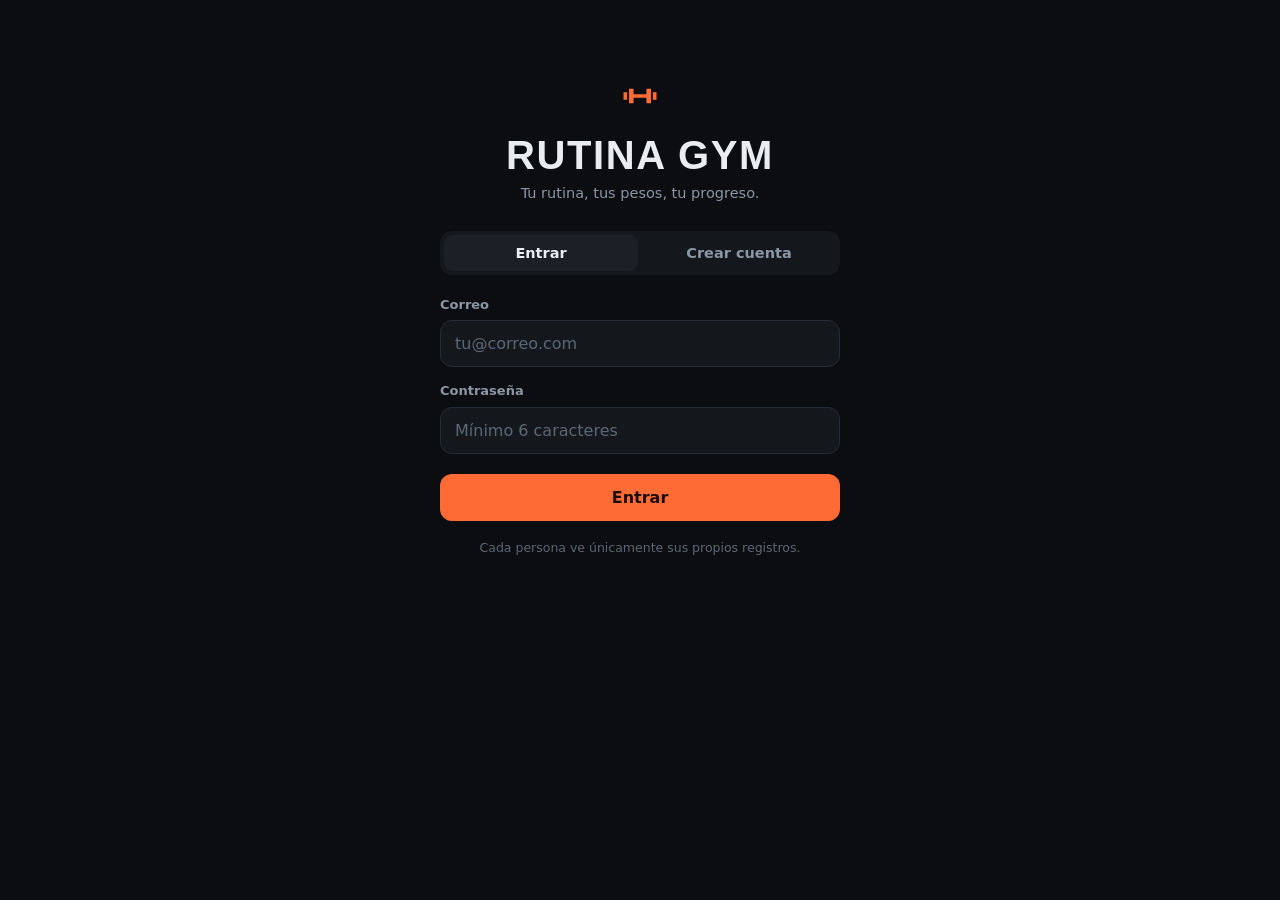
<file: index.html>
<!doctype html>
<html lang="es">
<head>
<meta charset="utf-8">
<meta name="viewport" content="width=device-width, initial-scale=1, viewport-fit=cover">
<meta name="theme-color" content="#0d1117">
<meta name="description" content="Rutina de gimnasio de 5 días con registro de pesos, repeticiones e historial.">
<title>Rutina Gym</title>
<!-- Sólo se ejecuta código de este mismo sitio, y sólo se habla con Supabase:
     si algo lograra colarse en la página, no podría cargar scripts ni mandar datos fuera. -->
<meta http-equiv="Content-Security-Policy" content="default-src 'self'; script-src 'self'; connect-src 'self' https://xinxbdlribqrxqphozvh.supabase.co wss://xinxbdlribqrxqphozvh.supabase.co; style-src 'self' 'unsafe-inline' https://fonts.googleapis.com; font-src https://fonts.gstatic.com; img-src 'self' data:; object-src 'none'; base-uri 'none'; form-action 'self'">
<meta name="referrer" content="no-referrer">
<link rel="manifest" href="manifest.webmanifest">
<link rel="apple-touch-icon" href="icon.png">
<meta name="apple-mobile-web-app-capable" content="yes">
<meta name="apple-mobile-web-app-status-bar-style" content="black-translucent">
<link rel="preconnect" href="https://fonts.googleapis.com">
<link rel="preconnect" href="https://fonts.gstatic.com" crossorigin>
<link href="https://fonts.googleapis.com/css2?family=Barlow+Condensed:wght@600;700&family=Inter:wght@400;500;600;700&display=swap" rel="stylesheet">
<link rel="stylesheet" href="css/styles.css?v=202609210602">
</head>
<body>

<!-- Punta de flecha compartida por todas las ilustraciones -->
<svg width="0" height="0" style="position:absolute" aria-hidden="true" focusable="false">
  <defs>
    <marker id="puntaFlecha" viewBox="0 0 10 10" refX="7" refY="5"
            markerWidth="5" markerHeight="5" orient="auto">
      <path d="M0 0L10 5L0 10z" fill="#ff6b35"/>
    </marker>
  </defs>
</svg>

<div id="cargando" class="pantalla-carga"><div class="spinner"></div></div>

<!-- ============ AUTENTICACIÓN ============ -->
<section id="vista-auth" class="vista oculto">
  <div class="auth-caja">
    <div class="auth-marca">
      <svg viewBox="0 0 48 48" class="logo" aria-hidden="true">
        <path d="M6 20h4v8H6zM38 20h4v8h-4zM12 16h5v16h-5zM31 16h5v16h-5zM17 22h14v4H17z" fill="currentColor"/>
      </svg>
      <h1>Rutina Gym</h1>
      <p class="auth-sub">Tu rutina, tus pesos, tu progreso.</p>
    </div>

    <div class="tabs" role="tablist">
      <button class="tab activo" data-modo="entrar" role="tab">Entrar</button>
      <button class="tab" data-modo="registro" role="tab">Crear cuenta</button>
    </div>

    <form id="form-auth" novalidate>
      <label class="campo campo-registro oculto">
        <span>Código de invitación</span>
        <input type="text" id="in-invitacion" autocomplete="off" autocapitalize="characters"
               maxlength="8" placeholder="Te lo da tu entrenador" spellcheck="false">
      </label>
      <label class="campo campo-nombre campo-registro oculto">
        <span>Nombre</span>
        <input type="text" id="in-nombre" autocomplete="name" maxlength="60" placeholder="Cómo te llamas">
      </label>
      <label class="campo">
        <span>Correo</span>
        <input type="email" id="in-correo" autocomplete="email" required placeholder="tu@correo.com">
      </label>
      <label class="campo">
        <span>Contraseña</span>
        <input type="password" id="in-clave" autocomplete="current-password" required minlength="6" placeholder="Mínimo 6 caracteres">
      </label>
      <p id="auth-error" class="error oculto" role="alert"></p>
      <button type="submit" class="btn-primario" id="btn-auth">Entrar</button>
    </form>
    <p class="auth-nota">Cada persona ve únicamente sus propios registros.</p>
  </div>
</section>

<!-- ============ CATÁLOGO DE RUTINAS ============ -->
<section id="vista-catalogo" class="vista oculto">
  <header class="cabecera">
    <div>
      <p class="saludo">Hola,</p>
      <h1 id="nombre-usuario">—</h1>
    </div>
    <button id="btn-menu" class="btn-icono" aria-label="Menú">
      <svg viewBox="0 0 24 24" aria-hidden="true"><circle cx="12" cy="5" r="2"/><circle cx="12" cy="12" r="2"/><circle cx="12" cy="19" r="2"/></svg>
    </button>
  </header>

  <div id="aviso-entrenador" class="tira-entrenador oculto"></div>

  <h2 class="titulo-seccion">Tus rutinas</h2>
  <div id="lista-rutinas" class="lista-rutinas"></div>


</section>

<!-- ============ BIBLIOTECA DEL ENTRENADOR ============ -->
<section id="vista-biblioteca" class="vista oculto">
  <header class="cabecera">
    <button id="btn-volver-de-biblioteca" class="btn-icono" aria-label="Volver">
      <svg viewBox="0 0 24 24" aria-hidden="true"><path d="M15 5l-7 7 7 7" fill="none" stroke="currentColor" stroke-width="2.5" stroke-linecap="round" stroke-linejoin="round"/></svg>
    </button>
    <div style="flex:1;min-width:0">
      <p class="saludo">Las que armaste</p>
      <h1>Mis rutinas</h1>
    </div>
  </header>

  <div id="lista-biblioteca" class="lista-rutinas"></div>
  <button id="btn-nueva-rutina" class="btn-agregar">+ Armar una rutina</button>
</section>

<!-- ============ UN ALUMNO ============ -->
<section id="vista-alumno" class="vista oculto">
  <header class="cabecera">
    <button id="btn-volver-de-alumno" class="btn-icono" aria-label="Volver">
      <svg viewBox="0 0 24 24" aria-hidden="true"><path d="M15 5l-7 7 7 7" fill="none" stroke="currentColor" stroke-width="2.5" stroke-linecap="round" stroke-linejoin="round"/></svg>
    </button>
    <div style="flex:1;min-width:0">
      <p class="saludo" id="alumno-resumen">—</p>
      <h1 id="alumno-nombre">—</h1>
    </div>
  </header>

  <button id="btn-progreso-alumno" class="tarjeta-progreso">
    <span class="tp-texto"><b>Ver su progreso</b><small>Constancia y cargas</small></span>
    <span id="alumno-mapa" class="tp-mapa"></span>
    <span class="tp-flecha"><svg viewBox="0 0 24 24" aria-hidden="true"><path d="M9 5l7 7-7 7" fill="none" stroke="currentColor" stroke-width="2.5" stroke-linecap="round" stroke-linejoin="round"/></svg></span>
  </button>

  <div id="alumno-comentarios"></div>

  <h2 class="titulo-seccion">Sus rutinas</h2>
  <div id="alumno-rutinas" class="lista-rutinas"></div>

  <button id="btn-asignar-existente" class="btn-agregar">+ Asignar una rutina que ya tengo</button>
  <button id="btn-crear-para-alumno" class="btn-agregar">+ Armar una nueva para esta persona</button>
</section>

<!-- ============ ADMINISTRACIÓN ============ -->
<section id="vista-admin" class="vista oculto">
  <header class="cabecera">
    <button id="btn-volver-de-admin" class="btn-icono" aria-label="Volver">
      <svg viewBox="0 0 24 24" aria-hidden="true"><path d="M15 5l-7 7 7 7" fill="none" stroke="currentColor" stroke-width="2.5" stroke-linecap="round" stroke-linejoin="round"/></svg>
    </button>
    <div style="flex:1;min-width:0">
      <p class="saludo">Administración</p>
      <h1 id="admin-titulo">Personas</h1>
    </div>
  </header>

  <div class="buscador">
    <input id="in-buscar-persona" type="search" placeholder="Buscar por nombre o correo"
           autocomplete="off" spellcheck="false" aria-label="Buscar persona">
  </div>
  <div id="admin-personas" class="lista-rutinas"></div>

  <h2 class="titulo-seccion" style="margin-top:30px">Invitaciones</h2>
  <p class="nota-seccion">Para quien no entrena con nadie. Quien entrena con un entrenador se registra con el código de él.</p>
  <button id="btn-nueva-invitacion" class="btn-agregar" style="margin:0 0 12px">+ Nueva invitación</button>
  <div id="admin-invitaciones" class="lista-ej"></div>

  <h2 class="titulo-seccion" style="margin-top:30px">Lo último que hiciste</h2>
  <div id="admin-bitacora" class="lista-ej"></div>
</section>

<!-- ============ PROGRESO ============ -->
<section id="vista-progreso" class="vista oculto">
  <header class="cabecera">
    <button id="btn-volver-de-progreso" class="btn-icono" aria-label="Volver">
      <svg viewBox="0 0 24 24" aria-hidden="true"><path d="M15 5l-7 7 7 7" fill="none" stroke="currentColor" stroke-width="2.5" stroke-linecap="round" stroke-linejoin="round"/></svg>
    </button>
    <div style="flex:1;min-width:0">
      <p class="saludo">Progreso</p>
      <h1 id="progreso-nombre">—</h1>
    </div>
  </header>
  <div id="progreso-cuerpo"></div>
</section>

<!-- ============ ALUMNOS DEL ENTRENADOR ============ -->
<section id="vista-alumnos" class="vista oculto">
  <header class="cabecera">
    <button id="btn-volver-catalogo" class="btn-icono" aria-label="Volver">
      <svg viewBox="0 0 24 24" aria-hidden="true"><path d="M15 5l-7 7 7 7" fill="none" stroke="currentColor" stroke-width="2.5" stroke-linecap="round" stroke-linejoin="round"/></svg>
    </button>
    <div style="flex:1;min-width:0">
      <p class="saludo">Entrenas a</p>
      <h1 id="cuenta-alumnos">—</h1>
    </div>
  </header>

  <div id="lista-alumnos" class="lista-alumnos"></div>

  <p class="pie-nota">Comparte tu código para que se unan más personas.</p>
</section>

<!-- ============ CONSTRUCTOR DE RUTINAS ============ -->
<section id="vista-editor" class="vista oculto">
  <header class="cabecera">
    <button id="btn-cancelar-editor" class="btn-icono" aria-label="Cancelar">
      <svg viewBox="0 0 24 24" aria-hidden="true"><path d="M15 5l-7 7 7 7" fill="none" stroke="currentColor" stroke-width="2.5" stroke-linecap="round" stroke-linejoin="round"/></svg>
    </button>
    <div style="flex:1;min-width:0">
      <p class="saludo">Armando</p>
      <h1 id="editor-titulo">Rutina nueva</h1>
    </div>
  </header>

  <label class="campo">
    <span>Nombre de la rutina</span>
    <input id="in-nombre-rutina" maxlength="80" placeholder="Por ejemplo: Fuerza · octubre" autocomplete="off">
  </label>

  <label class="campo">
    <span>Notas para quien la haga <small>(opcional)</small></span>
    <textarea id="in-notas-rutina" rows="4" maxlength="2000"
      placeholder="Por ejemplo: descansa 60 segundos entre series. Si una serie te sale fácil, sube el peso en la siguiente."></textarea>
  </label>

  <h2 class="titulo-seccion">Días</h2>
  <div id="editor-dias" class="editor-dias"></div>
  <button id="btn-agregar-dia" class="btn-agregar">+ Agregar día</button>

  <h2 class="titulo-seccion" style="margin-top:28px">Asignar a</h2>
  <div id="editor-asignar" class="editor-asignar"></div>

  <button id="btn-publicar-rutina" class="btn-primario" style="margin-top:22px">Guardar rutina</button>
  <p id="editor-nota" class="finalizar-nota"></p>
  <button id="btn-borrar-rutina" class="btn-borrar oculto">Eliminar rutina</button>
  <div class="espacio-inferior"></div>
</section>

<!-- ============ RUTINA: SUS DÍAS ============ -->
<section id="vista-inicio" class="vista oculto">
  <header class="cabecera">
    <button id="btn-catalogo" class="btn-icono" aria-label="Volver a tus rutinas">
      <svg viewBox="0 0 24 24" aria-hidden="true"><path d="M15 5l-7 7 7 7" fill="none" stroke="currentColor" stroke-width="2.5" stroke-linecap="round" stroke-linejoin="round"/></svg>
    </button>
    <div style="flex:1;min-width:0">
      <p class="saludo" id="rutina-fecha">—</p>
      <h1 id="rutina-titulo">—</h1>
    </div>
  </header>

  <div class="resumen" id="resumen-semana"></div>
  <div id="rutina-notas" class="notas-rutina oculto"></div>
  <button id="btn-progreso-inicio" class="enlace-progreso">Ver mi progreso <svg viewBox="0 0 24 24" aria-hidden="true"><path d="M9 5l7 7-7 7" fill="none" stroke="currentColor" stroke-width="2.5" stroke-linecap="round" stroke-linejoin="round"/></svg></button>

  <h2 class="titulo-seccion">Los días</h2>
  <div id="lista-dias" class="lista-dias"></div>

  <p class="pie-nota">Cada ejercicio indica sus series y repeticiones</p>
</section>

<!-- ============ DÍA DE ENTRENAMIENTO ============ -->
<section id="vista-dia" class="vista oculto">
  <header class="cabecera cabecera-dia">
    <button id="btn-volver" class="btn-icono" aria-label="Volver">
      <svg viewBox="0 0 24 24" aria-hidden="true"><path d="M15 5l-7 7 7 7" fill="none" stroke="currentColor" stroke-width="2.5" stroke-linecap="round" stroke-linejoin="round"/></svg>
    </button>
    <div class="cabecera-dia-txt">
      <p class="etiqueta-dia" id="dia-etiqueta">Día 1</p>
      <h1 id="dia-titulo">Pecho</h1>
    </div>
    <div class="progreso-anillo" id="progreso-dia" aria-hidden="true"></div>
  </header>

  <!-- Fechas de este día: permite abrir y corregir entrenamientos anteriores -->
  <div id="fechas" class="fechas" role="group" aria-label="Entrenamientos de este día"></div>
  <p id="aviso-pasado" class="aviso-pasado oculto">Estás editando un entrenamiento anterior</p>

  <div id="lista-bloques" class="lista-bloques"></div>

  <div class="cardio-caja">
    <div class="cardio-txt">
      <h3>Cardio</h3>
      <p>20 a 30 minutos después de las pesas</p>
    </div>
    <button id="btn-cardio" class="check-grande" aria-pressed="false" aria-label="Marcar cardio como hecho"></button>
  </div>

  <!-- Comentario del día; si tienes entrenador, él lo lee -->
  <div class="comentario-caja">
    <label for="in-comentario"><b>¿Cómo te fue?</b> <span id="comentario-quien">Sólo tú lo ves</span></label>
    <textarea id="in-comentario" rows="3" maxlength="1000"
      placeholder="Por ejemplo: me molestó el hombro en el press; la prensa me quedó ligera."></textarea>
    <p id="comentario-estado" class="comentario-estado" aria-live="polite"></p>
  </div>

  <!-- Sesión ya cerrada -->
  <div id="ya-finalizada" class="finalizada oculto">
    <svg viewBox="0 0 24 24" aria-hidden="true"><path d="M20 6L9 17l-5-5" fill="none" stroke="currentColor" stroke-width="2.5" stroke-linecap="round" stroke-linejoin="round"/></svg>
    <div class="finalizada-txt">
      <b>Rutina finalizada</b>
      <span id="finalizada-hora"></span>
    </div>
    <button id="btn-reabrir" class="btn-menor" style="flex:none">Reabrir</button>
  </div>

  <button id="btn-finalizar" class="btn-finalizar">Finalizar rutina</button>
  <p id="finalizar-nota" class="finalizar-nota"></p>

  <button id="btn-borrar-sesion" class="btn-borrar oculto">Eliminar este entrenamiento</button>

  <div class="espacio-inferior"></div>
</section>

<!-- ============ TEMPORIZADOR DE DESCANSO ============ -->
<div id="temporizador" class="temporizador oculto" role="status" aria-live="polite">
  <button id="temp-menos" class="temp-btn" aria-label="Quitar 15 segundos">−15</button>
  <div class="temp-centro">
    <span id="temp-tiempo">01:30</span>
    <span class="temp-label">descanso</span>
  </div>
  <button id="temp-mas" class="temp-btn" aria-label="Agregar 15 segundos">+15</button>
  <button id="temp-cerrar" class="temp-cerrar" aria-label="Cerrar temporizador">✕</button>
</div>

<!-- ============ HOJA DE HISTORIAL ============ -->
<div id="hoja" class="hoja oculto" role="dialog" aria-modal="true" aria-labelledby="hoja-titulo">
  <div class="hoja-fondo" data-cerrar-hoja></div>
  <div class="hoja-panel">
    <div class="hoja-asa"></div>
    <h2 id="hoja-titulo">Historial</h2>
    <div id="hoja-cuerpo"></div>
  </div>
</div>

<div id="aviso" class="aviso oculto" role="status" aria-live="polite"></div>

<!-- ============ FALLO AL GUARDAR ============ -->
<div id="fallo" class="fallo oculto" role="alert">
  <svg class="fallo-icono" viewBox="0 0 24 24" aria-hidden="true">
    <path d="M12 8v5M12 17h.01M10.3 3.9L2.4 18a2 2 0 001.7 3h15.8a2 2 0 001.7-3L13.7 3.9a2 2 0 00-3.4 0z"
          fill="none" stroke="currentColor" stroke-width="2" stroke-linecap="round" stroke-linejoin="round"/>
  </svg>
  <div class="fallo-txt">
    <b>No se pudo guardar</b>
    <span id="fallo-texto"></span>
  </div>
  <button id="fallo-reintentar" class="fallo-btn">Reintentar</button>
  <button id="fallo-cerrar" class="fallo-cerrar" aria-label="Cerrar aviso">✕</button>
</div>

<script src="js/vendor/supabase-2.58.0.js"></script>
<script type="module" src="js/app.js?v=202609210602"></script>
</body>
</html>
</file>
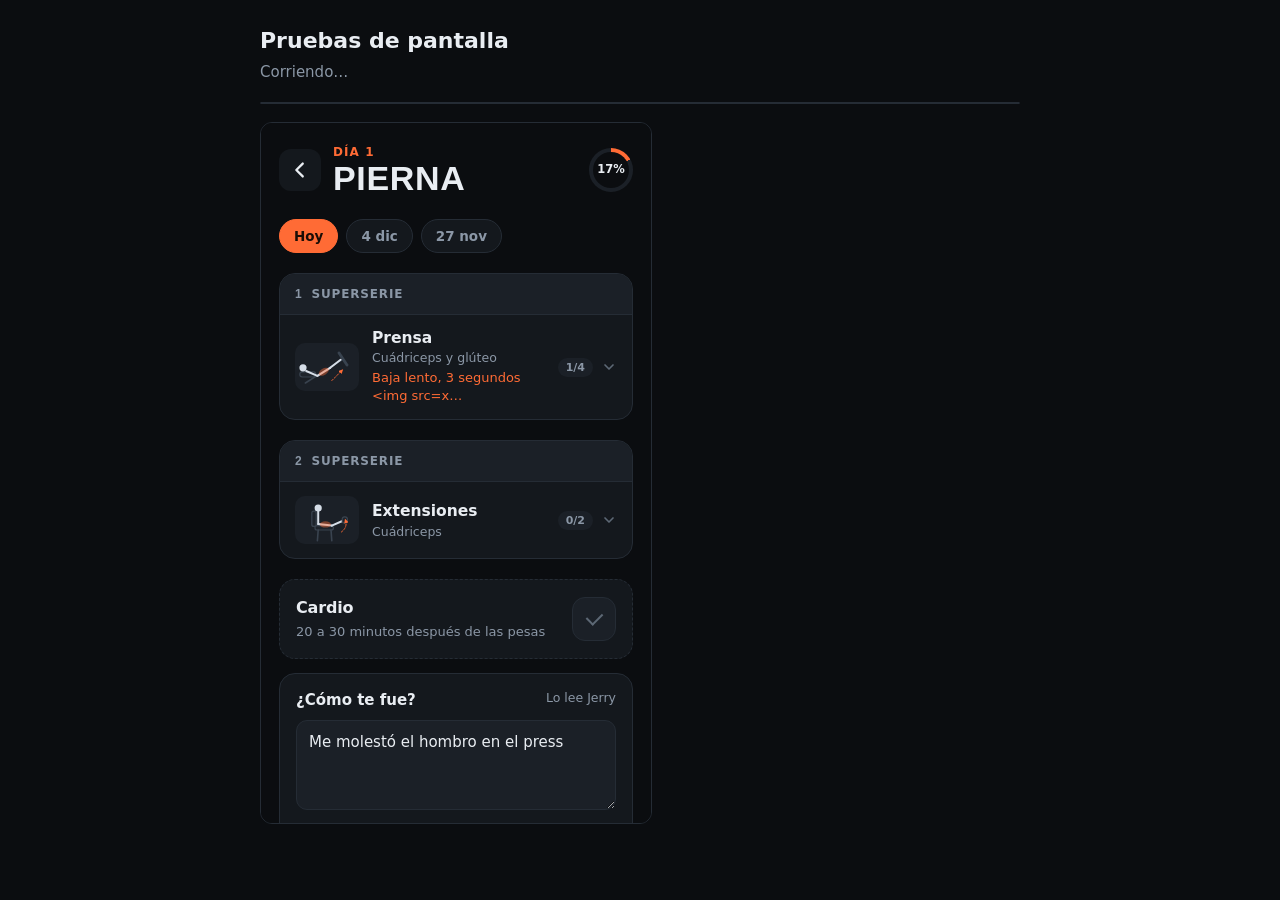
<file: tests/ui/index.html>
<!doctype html>
<html lang="es">
<head>
<meta charset="utf-8">
<meta name="viewport" content="width=device-width, initial-scale=1">
<title>Pruebas de pantalla</title>
<style>
  :root{color-scheme:dark;--bg:#0b0d10;--surface:#14181d;--borde:#252c35;--texto:#e9edf2;--muted:#8b97a6;--ok:#3ddc84;--mal:#ff4d4d}
  body{margin:0;padding:24px 16px;background:var(--bg);color:var(--texto);font:15px/1.5 Inter,system-ui,sans-serif}
  main{max-width:760px;margin:0 auto}
  h1{font-size:22px;margin:0 0 4px}
  #resumen{color:var(--muted);margin:0 0 18px}
  #resumen.ok{color:var(--ok)} #resumen.mal{color:var(--mal)}
  ul{list-style:none;margin:0;padding:0;background:var(--surface);border:1px solid var(--borde);border-radius:12px}
  li{padding:10px 14px;border-top:1px solid var(--borde);display:flex;gap:10px}
  li:first-child{border-top:none}
  li b{flex:none;width:18px} .ok b{color:var(--ok)} .mal b{color:var(--mal)}
  li small{display:block;color:var(--mal)}
  .suite{color:var(--muted);font-size:12px;text-transform:uppercase;letter-spacing:.06em;flex:none;width:86px}
  iframe{width:390px;height:700px;border:1px solid var(--borde);border-radius:12px;margin:18px 12px 0 0}
</style>
</head>
<body>
<main>
  <h1>Pruebas de pantalla</h1>
  <p id="resumen">Corriendo…</p>
  <ul id="lista"></ul>
  <div id="marcos"></div>
</main>
<script>
// Abre la app en un marco por cada suite, con datos inventados, una
// tras otra (comparten el almacenamiento del navegador), y junta lo que
// reporta cada una. window.__resumen queda listo al terminar.
const suites = ['alumno', 'entrenador'];
const todos = [];
let actual = 0;

function correr(i) {
  const f = document.createElement('iframe');
  f.src = `app.html?suite=${suites[i]}&t=${Date.now()}`;
  f.title = `Suite ${suites[i]}`;
  document.getElementById('marcos').appendChild(f);
}

window.addEventListener('message', (e) => {
  if (e.data?.tipo !== 'resultados') return;
  todos.push(...e.data.resultados);
  if (++actual < suites.length) { correr(actual); return; }
  const fallas = todos.filter((r) => !r.ok);
  document.getElementById('lista').innerHTML = todos.map((r) => `
    <li class="${r.ok ? 'ok' : 'mal'}"><b>${r.ok ? '✓' : '✗'}</b>
      <span class="suite">${r.suite}</span>
      <span>${r.nombre.replace(/</g, '&lt;')}${r.ok ? '' : `<small>${r.error.replace(/</g, '&lt;')}</small>`}</span></li>`).join('');
  const res = document.getElementById('resumen');
  res.textContent = fallas.length
    ? `${fallas.length} de ${todos.length} fallaron`
    : `Las ${todos.length} pasaron`;
  res.className = fallas.length ? 'mal' : 'ok';
  window.__resumen = { total: todos.length, fallas };
});

correr(0);
</script>
</body>
</html>
</file>
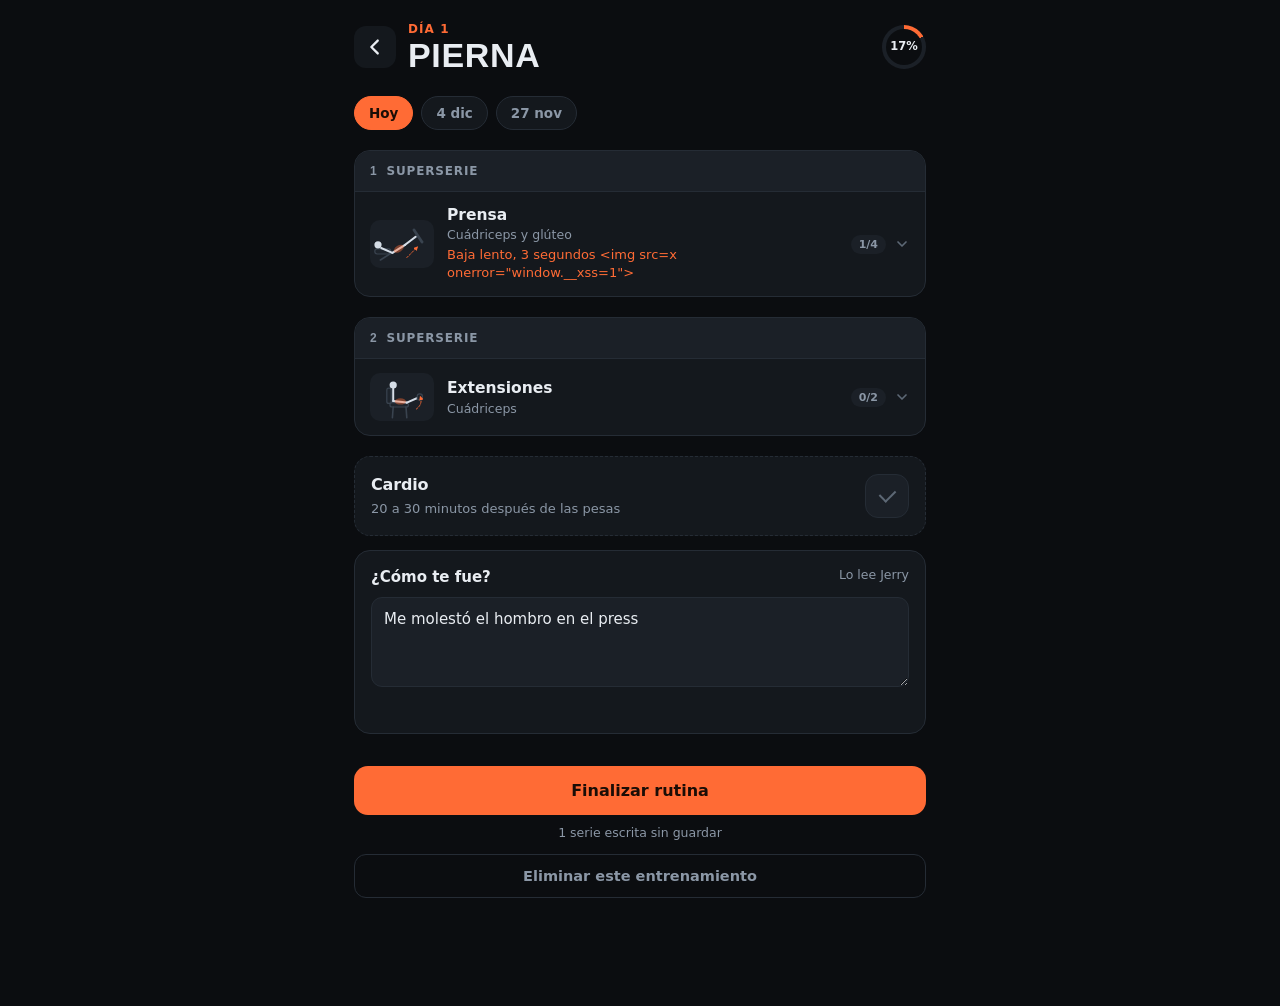
<file: tests/ui/app.html>
<!doctype html>
<html lang="es">
<head>
<meta charset="utf-8">
<meta name="viewport" content="width=device-width, initial-scale=1">
<title>Prueba de pantalla</title>
<link rel="stylesheet" href="../../css/styles.css">
</head>
<body>
<script type="module">
// Carga la app de verdad (index.html + js/app.js) sobre la base simulada
// y corre una suite de escenarios. ?suite=alumno|entrenador|admin
import { crearBase } from './base-simulada.js';
import { DATOS, RPC } from './datos.js';
import { SUITES } from './escenarios.js';

const suite = new URLSearchParams(location.search).get('suite') || 'alumno';
const { yo, escenarios } = SUITES[suite];

// El cuerpo de la app, sin sus scripts
const html = await fetch('../../index.html', { cache: 'no-store' }).then((r) => r.text());
const doc = new DOMParser().parseFromString(html, 'text/html');
doc.querySelectorAll('script').forEach((s) => s.remove());
document.body.innerHTML = doc.body.innerHTML;

// Cada suite empieza como si fuera la primera vez que se abre la app, con
// un almacenamiento propio en memoria: nunca toca el de la app de verdad
// (en el sitio publicado es el mismo navegador, con la sesión abierta).
function almacenEnMemoria() {
  const m = new Map();
  return {
    getItem: (k) => (m.has(k) ? m.get(k) : null),
    setItem: (k, v) => m.set(k, String(v)),
    removeItem: (k) => m.delete(k),
    clear: () => m.clear(),
    key: (i) => [...m.keys()][i] ?? null,
    get length() { return m.size; },
  };
}
Object.defineProperty(window, 'localStorage', { value: almacenEnMemoria() });
Object.defineProperty(window, 'sessionStorage', { value: almacenEnMemoria() });
history.replaceState(null, '', location.pathname + location.search);

const base = crearBase(DATOS, { yo, rpc: RPC });
window.supabase = { createClient: () => base.cliente };
window.__base = base;

// confirm() y alert() los contesta cada escenario
window.__respuestaConfirm = true;
window.confirm = () => window.__respuestaConfirm;
window.alert = () => {};

// Un error que nadie atrapa es una falla aunque la pantalla se vea bien
const sinAtrapar = [];
addEventListener('error', (e) => sinAtrapar.push(e.message));
addEventListener('unhandledrejection', (e) => sinAtrapar.push(String(e.reason?.message || e.reason)));

await import(`../../js/app.js?prueba=${Date.now()}`);

const resultados = [];
for (const [nombre, fn] of escenarios) {
  try {
    window.__respuestaConfirm = true;
    await fn(base);
    resultados.push({ suite, nombre, ok: true });
  } catch (e) {
    resultados.push({ suite, nombre, ok: false, error: String(e?.message || e) });
  }
}
if (window.__xss) resultados.push({ suite, nombre: 'ningún texto de usuario se ejecutó como código', ok: false, error: 'se ejecutó HTML inyectado' });
else resultados.push({ suite, nombre: 'ningún texto de usuario se ejecutó como código', ok: true });

resultados.push(sinAtrapar.length
  ? { suite, nombre: 'la app no tuvo errores sin atrapar', ok: false, error: sinAtrapar.join(' | ') }
  : { suite, nombre: 'la app no tuvo errores sin atrapar', ok: true });

window.__resultados = resultados;
parent.postMessage({ tipo: 'resultados', suite, resultados }, '*');
</script>
</body>
</html>
</file>
<file: css/styles.css>
:root{
  --bg:#0b0d10;
  --surface:#14181d;
  --surface-2:#1b2027;
  --borde:#252c35;
  --texto:#e9edf2;
  --muted:#8b97a6;
  --muted-2:#5d6875;
  --acento:#ff6b35;
  --acento-suave:rgba(255,107,53,.14);
  --ok:#3ddc84;
  --ok-suave:rgba(61,220,132,.14);
  --peligro:#ff4d4d;
  --radio:16px;
  --sombra:0 8px 28px rgba(0,0,0,.45);
  --safe-b:env(safe-area-inset-bottom,0px);
  --safe-t:env(safe-area-inset-top,0px);
}

*{box-sizing:border-box;-webkit-tap-highlight-color:transparent}
html,body{margin:0;padding:0}
body{
  background:var(--bg);
  color:var(--texto);
  font-family:Inter,-apple-system,BlinkMacSystemFont,"Segoe UI",system-ui,sans-serif;
  font-size:16px;
  line-height:1.5;
  -webkit-font-smoothing:antialiased;
  overflow-x:hidden;
}
h1,h2,h3{margin:0;font-weight:700;letter-spacing:-.01em}
button{font-family:inherit;font-size:inherit;color:inherit;border:none;background:none;cursor:pointer}
input{font-family:inherit}
.oculto{display:none !important}

/* ---------- carga ---------- */
.pantalla-carga{
  position:fixed;inset:0;display:grid;place-items:center;background:var(--bg);z-index:200;
}
.spinner{
  width:34px;height:34px;border-radius:50%;
  border:3px solid var(--borde);border-top-color:var(--acento);
  animation:girar .7s linear infinite;
}
@keyframes girar{to{transform:rotate(360deg)}}

.vista{
  max-width:620px;margin:0 auto;
  padding:calc(var(--safe-t) + 20px) 18px calc(var(--safe-b) + 28px);
  animation:entrar .25s ease;
}
@keyframes entrar{from{opacity:0;transform:translateY(6px)}to{opacity:1;transform:none}}

/* ---------- autenticación ---------- */
.auth-caja{max-width:400px;margin:6vh auto 0}
.auth-marca{text-align:center;margin-bottom:26px}
.logo{width:44px;height:44px;color:var(--acento);margin-bottom:10px}
.auth-marca h1{
  font-family:"Barlow Condensed",Inter,sans-serif;
  font-size:40px;text-transform:uppercase;letter-spacing:.04em;line-height:1;
}
.auth-sub{color:var(--muted);margin:8px 0 0;font-size:14.5px}

.tabs{display:flex;gap:4px;background:var(--surface);padding:4px;border-radius:12px;margin-bottom:20px}
.tab{
  flex:1;padding:10px;border-radius:9px;font-weight:600;font-size:14.5px;
  color:var(--muted);transition:background .15s,color .15s;
}
.tab.activo{background:var(--surface-2);color:var(--texto)}

.campo{display:block;margin-bottom:14px}
.campo span{display:block;font-size:13px;font-weight:600;color:var(--muted);margin-bottom:6px}
.campo input{
  width:100%;padding:13px 14px;font-size:16px;
  background:var(--surface);color:var(--texto);
  border:1.5px solid var(--borde);border-radius:12px;outline:none;
  transition:border-color .15s;
}
.campo input:focus{border-color:var(--acento)}
.campo input::placeholder{color:var(--muted-2)}

.btn-primario{
  width:100%;padding:14px;margin-top:6px;
  background:var(--acento);color:#1a0d06;
  font-weight:700;font-size:16px;border-radius:12px;
  transition:filter .15s,transform .08s;
}
.btn-primario:active{transform:scale(.985)}
.btn-primario:disabled{opacity:.55}
.btn-primario:hover:not(:disabled){filter:brightness(1.07)}

.error{
  background:rgba(255,77,77,.11);border:1px solid rgba(255,77,77,.3);
  color:#ff9d9d;padding:10px 12px;border-radius:10px;font-size:14px;margin:0 0 12px;
}
.auth-nota{text-align:center;color:var(--muted-2);font-size:12.5px;margin-top:18px}

/* ---------- cabecera ---------- */
.cabecera{display:flex;align-items:center;gap:12px;margin-bottom:22px}
.saludo{margin:0;color:var(--muted);font-size:14px}
.cabecera h1{font-size:26px}
.cabecera > div:first-child{flex:1;min-width:0}
.btn-icono{
  width:42px;height:42px;flex:none;display:grid;place-items:center;
  background:var(--surface);border-radius:12px;color:var(--texto);
  transition:background .15s;
}
.btn-icono:hover{background:var(--surface-2)}
.btn-icono svg{width:22px;height:22px;fill:currentColor}
.cabecera-dia-txt{flex:1;min-width:0}
.etiqueta-dia{
  margin:0;color:var(--acento);font-size:12px;font-weight:700;
  text-transform:uppercase;letter-spacing:.09em;
}
.cabecera-dia h1{
  font-family:"Barlow Condensed",Inter,sans-serif;
  font-size:34px;text-transform:uppercase;letter-spacing:.02em;line-height:1.05;
}

/* ---------- resumen ---------- */
.resumen{
  display:flex;gap:10px;margin-bottom:26px;
}
.resumen-item{
  flex:1;background:var(--surface);border:1px solid var(--borde);
  border-radius:14px;padding:13px 14px;
}
.resumen-item b{
  display:block;font-family:"Barlow Condensed",Inter,sans-serif;
  font-size:28px;line-height:1;margin-bottom:3px;
}
.resumen-item span{font-size:11.5px;color:var(--muted);text-transform:uppercase;letter-spacing:.05em;font-weight:600}

.titulo-seccion{
  font-size:12.5px;text-transform:uppercase;letter-spacing:.09em;
  color:var(--muted);margin-bottom:12px;
}

/* ---------- tarjetas de día ---------- */
.lista-dias{display:flex;flex-direction:column;gap:11px}
.tarjeta-dia{
  display:flex;align-items:center;gap:14px;width:100%;text-align:left;
  background:var(--surface);border:1px solid var(--borde);
  border-radius:var(--radio);padding:16px;
  transition:transform .1s,border-color .15s,background .15s;
}
.tarjeta-dia:active{transform:scale(.99)}
.tarjeta-dia:hover{border-color:var(--muted-2)}
.dia-num{
  width:46px;height:46px;flex:none;border-radius:13px;
  display:grid;place-items:center;
  font-family:"Barlow Condensed",Inter,sans-serif;font-size:24px;font-weight:700;
  background:var(--tono-suave);color:var(--tono);
}
.dia-info{flex:1;min-width:0}
.dia-info h3{font-size:17px;margin-bottom:3px}
.dia-info p{margin:0;color:var(--muted);font-size:13px;
  white-space:nowrap;overflow:hidden;text-overflow:ellipsis}
.dia-flecha{color:var(--muted-2);flex:none}
.dia-flecha svg{width:18px;height:18px}
.insignia-hoy{
  background:var(--acento);color:#1a0d06;font-size:10px;font-weight:800;
  padding:2px 7px;border-radius:20px;text-transform:uppercase;letter-spacing:.05em;
  margin-left:6px;vertical-align:2px;
}

/* ---------- bloques de superserie ---------- */
.lista-bloques{display:flex;flex-direction:column;gap:20px}
.bloque{
  background:var(--surface);border:1px solid var(--borde);
  border-radius:var(--radio);overflow:hidden;
}
.bloque-cab{
  display:flex;align-items:center;gap:9px;
  padding:11px 15px;background:var(--surface-2);
  border-bottom:1px solid var(--borde);
}
.bloque-num{
  font-family:"Barlow Condensed",Inter,sans-serif;font-size:15px;font-weight:700;
  color:var(--acento);
}
.bloque-cab span{font-size:12px;color:var(--muted);text-transform:uppercase;letter-spacing:.07em;font-weight:600}

/* ---------- ejercicio ---------- */
.ejercicio{border-bottom:1px solid var(--borde)}
.ejercicio:last-child{border-bottom:none}
.ej-cab{
  display:flex;align-items:center;gap:13px;width:100%;text-align:left;
  padding:14px 15px;transition:background .15s;
}
.ej-cab:hover{background:rgba(255,255,255,.02)}
.ej-dibujo{
  width:64px;height:48px;flex:none;border-radius:10px;
  background:var(--surface-2);overflow:hidden;
}
.ej-dibujo svg{width:100%;height:100%;display:block}
.ej-txt{flex:1;min-width:0}
.ej-txt h4{margin:0 0 2px;font-size:15.5px;font-weight:600;line-height:1.25}
.ej-musculo{margin:0;font-size:12.5px;color:var(--muted)}
.ej-estado{flex:none;display:flex;align-items:center;gap:8px}
.pastilla{
  font-size:11px;font-weight:700;padding:3px 8px;border-radius:20px;
  background:var(--surface-2);color:var(--muted);
}
.pastilla.completo{background:var(--ok-suave);color:var(--ok)}
.chevron{width:16px;height:16px;color:var(--muted-2);transition:transform .2s}
.ejercicio.abierto .chevron{transform:rotate(180deg)}

.ej-cuerpo{display:none;padding:0 15px 16px}
.ejercicio.abierto .ej-cuerpo{display:block}

.ej-visual{
  display:flex;flex-direction:column;gap:12px;
  background:var(--surface-2);border-radius:12px;padding:12px;margin-bottom:14px;
}
.ej-visual-svg{
  width:100%;height:150px;border-radius:9px;overflow:hidden;background:#0e1216;
}
.ej-visual-svg svg{width:100%;height:100%;display:block}
.ej-visual-txt{min-width:0}
.ej-visual-txt p{margin:0 0 10px;font-size:13.5px;color:var(--muted);line-height:1.5}
.btn-video{
  display:inline-flex;align-items:center;gap:6px;
  background:var(--surface);border:1px solid var(--borde);
  padding:7px 11px;border-radius:9px;font-size:12.5px;font-weight:600;
  color:var(--texto);text-decoration:none;transition:border-color .15s;
}
.btn-video:hover{border-color:var(--acento)}
.btn-video svg{width:13px;height:13px;fill:var(--acento)}

/* tabla de series */
.tabla-series{width:100%;border-collapse:collapse}
.tabla-series th{
  font-size:10.5px;text-transform:uppercase;letter-spacing:.06em;
  color:var(--muted);font-weight:700;text-align:center;padding:0 0 7px;
}
.tabla-series th:first-child{text-align:left;padding-left:2px}
.tabla-series td{padding:3px 0}
.serie-reps{
  font-family:"Barlow Condensed",Inter,sans-serif;
  font-size:19px;font-weight:700;color:var(--muted);width:42px;padding-left:2px;
}
.celda-in{padding:3px 4px !important}
.in-num{
  width:100%;padding:9px 4px;text-align:center;font-size:15.5px;font-weight:600;
  background:var(--surface-2);color:var(--texto);
  border:1.5px solid transparent;border-radius:9px;outline:none;
  transition:border-color .15s,background .15s;
}
.in-num:focus{border-color:var(--acento);background:var(--bg)}
.in-num::placeholder{color:var(--muted-2);font-weight:400}
.in-num::-webkit-outer-spin-button,.in-num::-webkit-inner-spin-button{-webkit-appearance:none;margin:0}
.in-num[type=number]{-moz-appearance:textfield}

.celda-check{width:46px;text-align:center}
.check{
  width:30px;height:30px;border-radius:9px;
  border:1.5px solid var(--borde);background:var(--surface-2);
  display:grid;place-items:center;transition:all .15s;
}
.check svg{width:15px;height:15px;stroke:var(--muted-2);stroke-width:3;fill:none;
  stroke-linecap:round;stroke-linejoin:round;transition:stroke .15s}
.check[aria-pressed="true"]{background:var(--ok);border-color:var(--ok)}
.check[aria-pressed="true"] svg{stroke:#06240f}
.check:active{transform:scale(.92)}

.fila-anterior{
  font-size:11.5px;color:var(--muted-2);text-align:center;
  padding-top:2px !important;
}

.ej-pie{
  display:flex;gap:8px;margin-top:12px;
}
.btn-menor{
  flex:1;padding:9px;border-radius:10px;font-size:12.5px;font-weight:600;
  background:var(--surface-2);color:var(--muted);transition:color .15s,background .15s;
}
.btn-menor:hover{background:var(--borde);color:var(--texto)}

/* ---------- cardio ---------- */
.cardio-caja{
  display:flex;align-items:center;gap:14px;margin-top:20px;
  background:var(--surface);border:1px dashed var(--borde);
  border-radius:var(--radio);padding:16px;
}
.cardio-txt{flex:1}
.cardio-txt h3{font-size:16px;margin-bottom:2px}
.cardio-txt p{margin:0;color:var(--muted);font-size:13px}
.check-grande{
  width:44px;height:44px;flex:none;border-radius:13px;
  border:1.5px solid var(--borde);background:var(--surface-2);
  position:relative;transition:all .15s;
}
.check-grande::after{
  content:"";position:absolute;inset:0;margin:auto;
  width:13px;height:8px;border-left:2.5px solid var(--muted-2);
  border-bottom:2.5px solid var(--muted-2);transform:translateY(-2px) rotate(-45deg);
  transition:border-color .15s;
}
.check-grande[aria-pressed="true"]{background:var(--ok);border-color:var(--ok)}
.check-grande[aria-pressed="true"]::after{border-color:#06240f}

/* ---------- anillo de progreso ---------- */
.progreso-anillo{
  width:44px;height:44px;flex:none;border-radius:50%;
  display:grid;place-items:center;font-size:11.5px;font-weight:700;
  background:conic-gradient(var(--acento) var(--pct,0%), var(--surface-2) 0);
  position:relative;
}
.progreso-anillo::before{
  content:"";position:absolute;inset:4px;border-radius:50%;background:var(--bg);
}
.progreso-anillo span{position:relative;z-index:1}

/* ---------- temporizador ---------- */
.temporizador{
  position:fixed;left:50%;transform:translateX(-50%);
  bottom:calc(var(--safe-b) + 18px);z-index:90;
  display:flex;align-items:center;gap:6px;
  background:var(--surface-2);border:1px solid var(--borde);
  border-radius:18px;padding:9px 10px;box-shadow:var(--sombra);
  animation:subir .25s cubic-bezier(.2,.9,.3,1.2);
}
@keyframes subir{from{opacity:0;transform:translate(-50%,16px)}to{opacity:1;transform:translate(-50%,0)}}
.temp-btn{
  padding:9px 11px;border-radius:11px;background:var(--surface);
  font-size:13px;font-weight:700;color:var(--muted);
}
.temp-btn:active{background:var(--borde)}
.temp-centro{display:flex;flex-direction:column;align-items:center;min-width:82px}
#temp-tiempo{
  font-family:"Barlow Condensed",Inter,sans-serif;
  font-size:27px;font-weight:700;line-height:1;letter-spacing:.02em;
  font-variant-numeric:tabular-nums;
}
.temporizador.terminado #temp-tiempo{color:var(--ok)}
.temp-label{font-size:9.5px;text-transform:uppercase;letter-spacing:.1em;color:var(--muted);font-weight:700}
.temp-cerrar{
  width:28px;height:28px;border-radius:9px;color:var(--muted-2);
  font-size:14px;margin-left:2px;
}
.temp-cerrar:hover{background:var(--surface);color:var(--texto)}

/* ---------- hoja de historial ---------- */
.hoja{position:fixed;inset:0;z-index:120;display:flex;align-items:flex-end}
.hoja-fondo{position:absolute;inset:0;background:rgba(0,0,0,.6);animation:aparecer .2s}
@keyframes aparecer{from{opacity:0}to{opacity:1}}
.hoja-panel{
  position:relative;width:100%;max-width:620px;margin:0 auto;
  background:var(--surface);border-radius:22px 22px 0 0;
  padding:10px 18px calc(var(--safe-b) + 26px);
  max-height:82vh;overflow-y:auto;
  animation:deslizar .28s cubic-bezier(.2,.9,.3,1);
}
@keyframes deslizar{from{transform:translateY(100%)}to{transform:none}}
.hoja-asa{width:38px;height:4px;border-radius:4px;background:var(--borde);margin:0 auto 16px}
.hoja-panel h2{font-size:19px;margin-bottom:14px}

.hist-fila{
  display:flex;align-items:center;gap:12px;
  padding:11px 0;border-bottom:1px solid var(--borde);
}
.hist-fila:last-child{border-bottom:none}
.hist-fecha{font-size:12.5px;color:var(--muted);width:78px;flex:none}
.hist-pesos{display:flex;gap:6px;flex-wrap:wrap;flex:1}
.hist-peso{
  background:var(--surface-2);border-radius:7px;padding:3px 8px;
  font-size:12.5px;font-weight:600;font-variant-numeric:tabular-nums;
}
.vacio{color:var(--muted);font-size:14px;text-align:center;padding:26px 0}

/* ---------- aviso flotante ---------- */
.aviso{
  position:fixed;left:50%;transform:translateX(-50%);
  top:calc(var(--safe-t) + 14px);z-index:150;
  background:var(--surface-2);border:1px solid var(--borde);
  padding:10px 16px;border-radius:12px;font-size:13.5px;font-weight:500;
  box-shadow:var(--sombra);animation:bajar .22s;
}
@keyframes bajar{from{opacity:0;transform:translate(-50%,-10px)}to{opacity:1;transform:translate(-50%,0)}}
.aviso.malo{border-color:rgba(255,77,77,.4);color:#ff9d9d}

.pie-nota{
  text-align:center;color:var(--muted-2);font-size:12px;
  margin-top:24px;line-height:1.6;
}
.espacio-inferior{height:80px}

@media (min-width:560px){
  .ej-visual{flex-direction:row;align-items:center;gap:14px}
  .ej-visual-svg{width:200px;height:140px;flex:none}
  .ej-visual-txt{flex:1}
  .vista{padding-left:24px;padding-right:24px}
}
@media (prefers-reduced-motion:reduce){
  *,*::before,*::after{animation-duration:.01ms !important;transition-duration:.01ms !important}
}

/* ============ ESTADOS DE GUARDADO ============ */

/* Fila con datos escritos que todavía no se suben */
.tabla-series tr.pendiente .in-num{
  border-color:rgba(255,180,60,.55);
  background:rgba(255,180,60,.07);
}
.tabla-series tr.pendiente .check{
  border-color:rgba(255,180,60,.55);
  border-style:dashed;
}

/* Falta escribir peso o reps antes de marcar */
@keyframes sacudir{
  0%,100%{transform:translateX(0)}
  25%{transform:translateX(-5px)}
  75%{transform:translateX(5px)}
}
.tabla-series tr.falta .in-num{
  border-color:var(--peligro);
  animation:sacudir .3s ease 2;
}

/* Palomita en proceso de guardar */
.check.guardando{
  background:var(--surface-2);
  border-color:var(--acento);
}
.check.guardando svg{display:none}
.check.guardando::after{
  content:"";
  width:15px;height:15px;border-radius:50%;
  border:2px solid rgba(255,255,255,.18);
  border-top-color:var(--acento);
  animation:girar .6s linear infinite;
}
.check:disabled{cursor:progress}

/* Aviso persistente cuando el guardado falla */
.fallo{
  position:fixed;left:12px;right:12px;
  bottom:calc(var(--safe-b) + 12px);z-index:160;
  max-width:596px;margin:0 auto;
  display:flex;align-items:center;gap:11px;
  background:#2a1416;border:1px solid rgba(255,77,77,.45);
  border-radius:14px;padding:13px 14px;
  box-shadow:var(--sombra);
  animation:asomar .25s cubic-bezier(.2,.9,.3,1.2);
}
@keyframes asomar{from{opacity:0;transform:translateY(16px)}to{opacity:1;transform:none}}
.fallo-icono{width:22px;height:22px;flex:none;color:var(--peligro)}
.fallo-txt{flex:1;min-width:0;line-height:1.35}
.fallo-txt b{display:block;font-size:14px;color:#ffd0d0}
.fallo-txt span{font-size:12.5px;color:#e0a5a5}
.fallo-btn{
  flex:none;padding:9px 13px;border-radius:10px;
  background:var(--peligro);color:#2a0808;
  font-size:13px;font-weight:700;
}
.fallo-btn:active{transform:scale(.96)}
.fallo-cerrar{
  flex:none;width:26px;height:26px;border-radius:8px;
  color:#e0a5a5;font-size:13px;
}
.fallo-cerrar:hover{background:rgba(255,255,255,.07)}

/* ============ FINALIZAR RUTINA ============ */
.btn-finalizar{
  width:100%;margin-top:18px;padding:15px;
  background:var(--acento);color:#1a0d06;
  font-weight:700;font-size:16px;border-radius:14px;
  transition:filter .15s,transform .08s;
}
.btn-finalizar:active{transform:scale(.985)}
.btn-finalizar:hover:not(:disabled){filter:brightness(1.07)}
.btn-finalizar:disabled{opacity:.5}
.finalizar-nota{
  text-align:center;color:var(--muted);font-size:12.5px;margin:9px 0 0;
}
.finalizada{
  display:flex;align-items:center;gap:12px;margin-top:18px;
  background:var(--ok-suave);border:1px solid rgba(61,220,132,.35);
  border-radius:var(--radio);padding:14px 15px;
}
.finalizada svg{width:22px;height:22px;flex:none;color:var(--ok)}
.finalizada-txt{flex:1;min-width:0;line-height:1.35}
.finalizada-txt b{display:block;font-size:15px}
.finalizada-txt span{font-size:12.5px;color:var(--muted)}

/* Resumen del entrenamiento */
.resumen-cifras{
  display:grid;grid-template-columns:1fr 1fr;gap:10px;margin-bottom:16px;
}
.resumen-cifra{
  background:var(--surface-2);border-radius:12px;padding:13px 14px;
}
.resumen-cifra b{
  display:block;font-family:"Barlow Condensed",Inter,sans-serif;
  font-size:26px;line-height:1;margin-bottom:3px;
}
.resumen-cifra span{
  font-size:11px;color:var(--muted);text-transform:uppercase;
  letter-spacing:.05em;font-weight:600;
}
.resumen-detalle{
  font-size:13.5px;color:var(--muted);line-height:1.6;margin:0 0 16px;
}
.resumen-lista{
  list-style:none;padding:0;margin:0 0 16px;
}
.resumen-lista li{
  display:flex;justify-content:space-between;gap:12px;
  padding:9px 0;border-bottom:1px solid var(--borde);font-size:13.5px;
}
.resumen-lista li:last-child{border-bottom:none}
.resumen-lista span{color:var(--muted);font-variant-numeric:tabular-nums}
.insignia-fin{
  background:var(--ok);color:#06240f;font-size:10px;font-weight:800;
  padding:2px 7px;border-radius:20px;text-transform:uppercase;
  letter-spacing:.05em;margin-left:6px;vertical-align:2px;
}

/* ============ FECHAS Y BORRADO ============ */
.fechas{
  display:flex;gap:8px;overflow-x:auto;margin-bottom:16px;
  padding-bottom:4px;-webkit-overflow-scrolling:touch;
  scrollbar-width:none;
}
.fechas::-webkit-scrollbar{display:none}
.chip-fecha{
  flex:none;padding:8px 14px;border-radius:20px;
  background:var(--surface);border:1.5px solid var(--borde);
  font-size:13.5px;font-weight:600;color:var(--muted);
  white-space:nowrap;transition:all .15s;
}
.chip-fecha:hover{border-color:var(--muted-2)}
.chip-fecha[aria-pressed="true"]{
  background:var(--acento);border-color:var(--acento);color:#1a0d06;
}

.aviso-pasado{
  margin:-6px 0 16px;font-size:12.5px;font-weight:600;
  color:var(--acento);text-align:center;
}

.btn-borrar{
  width:100%;margin-top:12px;padding:13px;
  background:transparent;border:1.5px solid var(--borde);
  color:var(--muted);font-size:14.5px;font-weight:600;border-radius:12px;
  transition:all .15s;
}
.btn-borrar:hover{
  border-color:var(--peligro);color:var(--peligro);
  background:rgba(255,77,77,.06);
}
.btn-borrar:active{transform:scale(.985)}
.btn-borrar:disabled{opacity:.5}

/* ============ CATÁLOGO DE RUTINAS ============ */
.lista-rutinas{display:flex;flex-direction:column;gap:12px}
.tarjeta-rutina{
  display:flex;align-items:center;gap:15px;width:100%;text-align:left;
  background:var(--surface);border:1px solid var(--borde);
  border-radius:var(--radio);padding:19px 18px;
  transition:transform .1s,border-color .15s;
}
.tarjeta-rutina:active{transform:scale(.99)}
.tarjeta-rutina:hover{border-color:var(--muted-2)}
.tarjeta-rutina.activa{border-color:var(--acento)}
.rutina-icono{
  width:48px;height:48px;flex:none;border-radius:14px;
  display:grid;place-items:center;
  background:var(--acento-suave);color:var(--acento);
}
.rutina-icono svg{width:26px;height:26px;fill:currentColor}
.rutina-info{flex:1;min-width:0}
.rutina-info h3{
  font-size:17.5px;margin:0 0 4px;
  display:flex;align-items:center;gap:9px;
}
.rutina-info h3 span{flex:none}
.rutina-info p{margin:0;color:var(--muted);font-size:13px}
.insignia-activa{
  background:var(--acento);color:#1a0d06;font-size:10px;font-weight:800;
  padding:2px 8px;border-radius:20px;text-transform:uppercase;letter-spacing:.05em;
}
.rutina-flecha{color:var(--muted-2);flex:none}
.rutina-flecha svg{width:18px;height:18px}
.catalogo-vacio{
  text-align:center;color:var(--muted);font-size:15px;
  padding:40px 20px;border:1px dashed var(--borde);border-radius:var(--radio);
}
#vista-inicio .cabecera h1{
  font-family:"Barlow Condensed",Inter,sans-serif;
  font-size:32px;text-transform:uppercase;letter-spacing:.02em;line-height:1.05;
}

/* ============ ENTRENADOR Y ALUMNOS ============ */
.tira-entrenador{
  display:flex;align-items:center;gap:12px;
  background:var(--surface);border:1px solid var(--borde);
  border-radius:var(--radio);padding:14px 16px;margin-bottom:22px;
}
.tira-entrenador svg{width:20px;height:20px;flex:none;color:var(--acento)}
.tira-entrenador div{flex:1;min-width:0;line-height:1.35}
.tira-entrenador b{display:block;font-size:14.5px}
.tira-entrenador span{font-size:12.5px;color:var(--muted)}
.tira-entrenador button{
  flex:none;padding:8px 13px;border-radius:9px;background:var(--surface-2);
  font-size:13px;font-weight:600;color:var(--texto);
}
.tira-entrenador button:hover{background:var(--borde)}

.codigo-caja{
  background:var(--acento-suave);border:1px dashed var(--acento);
  border-radius:12px;padding:16px;text-align:center;margin:4px 0 16px;
}
.codigo-caja b{
  display:block;font-family:"Barlow Condensed",Inter,sans-serif;
  font-size:38px;letter-spacing:.16em;color:var(--acento);line-height:1;
}
.codigo-caja span{display:block;font-size:12.5px;color:var(--muted);margin-top:8px}

.menu-seccion{margin-bottom:22px}
.menu-seccion h3{
  font-size:11.5px;text-transform:uppercase;letter-spacing:.09em;
  color:var(--muted);margin:0 0 10px;
}
.menu-boton{
  width:100%;text-align:left;padding:14px 15px;border-radius:11px;
  background:var(--surface-2);font-size:15px;font-weight:500;color:var(--texto);
  display:flex;align-items:center;justify-content:space-between;gap:12px;
}
.menu-boton + .menu-boton{margin-top:8px}
.menu-boton:hover{background:var(--borde)}
.menu-boton small{color:var(--muted);font-size:13px;font-weight:400}
.menu-boton.peligro{color:var(--peligro)}

.fila-codigo{display:flex;gap:8px}
.fila-codigo input{
  flex:1;min-width:0;padding:13px 14px;font-size:17px;font-weight:600;
  letter-spacing:.12em;text-transform:uppercase;text-align:center;
  background:var(--surface-2);color:var(--texto);
  border:1.5px solid var(--borde);border-radius:11px;outline:none;
}
.fila-codigo input:focus{border-color:var(--acento)}
.fila-codigo button{
  flex:none;padding:0 18px;border-radius:11px;
  background:var(--acento);color:#1a0d06;font-weight:700;font-size:14.5px;
}

.lista-alumnos{display:flex;flex-direction:column;gap:11px}
.tarjeta-alumno{
  display:flex;align-items:center;gap:14px;width:100%;text-align:left;
  background:var(--surface);border:1px solid var(--borde);
  border-radius:var(--radio);padding:16px;
}
.inicial{
  width:44px;height:44px;flex:none;border-radius:50%;
  display:grid;place-items:center;background:var(--acento-suave);
  color:var(--acento);font-weight:700;font-size:17px;
}
.alumno-info{flex:1;min-width:0}
.alumno-info h3{font-size:16.5px;margin:0 0 2px}
.alumno-info p{margin:0;font-size:13px;color:var(--muted)}

/* ============ CONSTRUCTOR DE RUTINAS ============ */
.btn-agregar{
  width:100%;padding:13px;border-radius:12px;margin-top:10px;
  background:var(--surface);border:1.5px dashed var(--borde);
  color:var(--muted);font-size:14.5px;font-weight:600;transition:all .15s;
}
.btn-agregar:hover{border-color:var(--acento);color:var(--acento)}

.editor-dias{display:flex;flex-direction:column;gap:14px}
.dia-editor{
  background:var(--surface);border:1px solid var(--borde);
  border-radius:var(--radio);overflow:hidden;
}
.dia-editor-cab{
  display:flex;align-items:center;gap:10px;
  padding:12px 14px;background:var(--surface-2);border-bottom:1px solid var(--borde);
}
.dia-editor-cab .num{
  width:26px;height:26px;flex:none;border-radius:8px;display:grid;place-items:center;
  background:var(--acento-suave);color:var(--acento);
  font-family:"Barlow Condensed",Inter,sans-serif;font-size:15px;font-weight:700;
}
.dia-editor-cab input{
  flex:1;min-width:0;background:transparent;border:none;outline:none;
  color:var(--texto);font-size:15.5px;font-weight:600;padding:4px 0;
}
.dia-editor-cab input::placeholder{color:var(--muted-2);font-weight:400}
.btn-quitar{
  flex:none;width:30px;height:30px;border-radius:8px;color:var(--muted-2);
  font-size:16px;line-height:1;
}
.btn-quitar:hover{background:rgba(255,77,77,.12);color:var(--peligro)}

.ej-editor{padding:12px 14px;border-bottom:1px solid var(--borde)}
.ej-editor:last-of-type{border-bottom:none}
.ej-editor.enlazado{border-left:3px solid var(--acento);padding-left:11px}
.ej-editor-cab{display:flex;align-items:center;gap:10px;margin-bottom:9px}
.ej-editor-cab b{flex:1;min-width:0;font-size:14.5px;font-weight:600}
.ej-editor-cab small{font-size:11.5px;color:var(--muted)}

.series-editor{display:flex;flex-wrap:wrap;gap:6px;align-items:center}
.series-editor input{
  width:46px;padding:7px 4px;text-align:center;font-size:14px;font-weight:600;
  background:var(--surface-2);color:var(--texto);
  border:1.5px solid transparent;border-radius:8px;outline:none;
}
.series-editor input:focus{border-color:var(--acento);background:var(--bg)}
.series-editor input::-webkit-outer-spin-button,
.series-editor input::-webkit-inner-spin-button{-webkit-appearance:none;margin:0}
.series-editor button{
  width:30px;height:30px;border-radius:8px;background:var(--surface-2);
  color:var(--muted);font-size:16px;line-height:1;font-weight:600;
}
.series-editor button:hover{background:var(--borde);color:var(--texto)}
.series-editor .etiqueta{
  font-size:11px;color:var(--tenue,var(--muted-2));text-transform:uppercase;
  letter-spacing:.06em;font-weight:600;margin-right:2px;
}

.enlace-superserie{
  display:flex;align-items:center;gap:7px;margin-top:9px;
  font-size:12.5px;color:var(--muted);cursor:pointer;
}
.enlace-superserie input{accent-color:var(--acento);width:15px;height:15px}

.editor-asignar{display:flex;flex-direction:column;gap:8px}
.chip-alumno{
  display:flex;align-items:center;gap:11px;padding:13px 15px;border-radius:12px;
  background:var(--surface);border:1.5px solid var(--borde);
  font-size:15px;transition:border-color .15s;cursor:pointer;
}
.chip-alumno input{accent-color:var(--acento);width:18px;height:18px;flex:none}
.chip-alumno.marcado{border-color:var(--acento)}
.chip-alumno span{flex:1;min-width:0}
.chip-alumno small{color:var(--muted);font-size:12.5px}

/* buscador de ejercicios */
.buscador{margin-bottom:14px}
.buscador input{
  width:100%;padding:12px 14px;font-size:15.5px;
  background:var(--surface-2);color:var(--texto);
  border:1.5px solid var(--borde);border-radius:11px;outline:none;
}
.buscador input:focus{border-color:var(--acento)}
.resultados{max-height:46vh;overflow-y:auto;margin:0 -4px;padding:0 4px}
.resultado{
  display:flex;align-items:center;gap:12px;width:100%;text-align:left;
  padding:11px 10px;border-radius:10px;
}
.resultado:hover{background:var(--surface-2)}
.resultado .mini{width:44px;height:34px;flex:none;border-radius:7px;background:var(--surface-2);overflow:hidden}
.resultado .mini svg{width:100%;height:100%;display:block}
.resultado div{flex:1;min-width:0}
.resultado b{display:block;font-size:14.5px;font-weight:600}
.resultado small{font-size:12px;color:var(--muted)}
.sin-dibujo{
  display:grid;place-items:center;font-size:10px;color:var(--muted-2);
  text-transform:uppercase;letter-spacing:.05em;
}

.tarjeta-rutina + .btn-editar-rutina{
  width:100%;margin-top:-6px;padding:9px;border-radius:0 0 12px 12px;
  background:var(--surface-2);color:var(--muted);
  font-size:13px;font-weight:600;transition:color .15s,background .15s;
}
.tarjeta-rutina + .btn-editar-rutina:hover{background:var(--borde);color:var(--texto)}
.lista-rutinas .btn-editar-rutina{margin-bottom:4px}
.insignia-suelta{
  background:var(--surface-2);color:var(--muted);font-size:10px;font-weight:700;
  padding:2px 8px;border-radius:20px;text-transform:uppercase;letter-spacing:.05em;
  border:1px solid var(--borde);
}

/* ============ BIBLIOTECA Y FICHA DE ALUMNO ============ */
.tarjeta-alumno{cursor:pointer;transition:border-color .15s;font:inherit;color:inherit}
.tarjeta-alumno:hover{border-color:var(--muted-2)}
.rutina-suelta{opacity:.72}
.lista-rutinas .btn-agregar{margin-top:14px}
#vista-alumno .btn-agregar + .btn-agregar{margin-top:8px}
.vacio-biblioteca{
  text-align:center;color:var(--muted);font-size:15px;line-height:1.6;
  padding:34px 20px;border:1px dashed var(--borde);border-radius:var(--radio);
}

/* ============ PROGRESO ============ */
:root{--alerta:#f5b841}
.enlace-progreso{
  display:flex;align-items:center;justify-content:center;gap:4px;width:100%;
  margin:-14px 0 26px;padding:10px;border-radius:11px;
  font-size:14px;font-weight:600;color:var(--acento);
}
.enlace-progreso svg{width:16px;height:16px}
.enlace-progreso:hover{background:var(--acento-suave)}

.tarjeta-progreso{
  display:flex;align-items:center;gap:14px;width:100%;text-align:left;
  background:var(--surface);border:1px solid var(--borde);border-radius:var(--radio);
  padding:14px 14px 14px 16px;margin-bottom:26px;transition:border-color .15s;
}
.tarjeta-progreso:hover{border-color:var(--muted-2)}
.tp-texto{flex:1;min-width:0;display:flex;flex-direction:column}
.tp-texto b{font-size:16px}
.tp-texto small{font-size:13px;color:var(--muted)}
.tp-mapa{flex:none;width:106px;line-height:0}
.tp-mapa svg{width:100%;height:auto}
.tp-flecha{flex:none;color:var(--muted-2)}
.tp-flecha svg{width:18px;height:18px}

.chip{
  display:inline-flex;align-items:center;gap:6px;padding:2px 9px;border-radius:20px;
  font-size:12px;font-weight:600;margin:3px 0 4px;
}
.chip::before{content:"";width:6px;height:6px;border-radius:50%;background:currentColor}
.chip.ok{background:var(--ok-suave);color:var(--ok)}
.chip.alerta{background:rgba(245,184,65,.14);color:var(--alerta)}
.chip.grave{background:rgba(255,77,77,.14);color:var(--peligro)}

.caja-mapa{
  background:var(--surface);border:1px solid var(--borde);border-radius:var(--radio);
  padding:16px;margin-bottom:26px;
}
.caja-mapa .mapa-constancia{width:100%;height:auto;display:block}
.mapa-pie{display:flex;justify-content:space-between;margin-top:9px;font-size:12px;color:var(--muted-2)}

.nota-seccion{margin:-6px 0 12px;font-size:13.5px;color:var(--muted)}
.lista-ej{
  background:var(--surface);border:1px solid var(--borde);border-radius:var(--radio);
  overflow:hidden;margin-bottom:20px;
}
.fila-ej{
  display:grid;grid-template-columns:minmax(0,1fr) 84px 74px;gap:12px;align-items:center;
  width:100%;text-align:left;padding:13px 14px;
}
.fila-ej + .fila-ej{border-top:1px solid var(--borde)}
.fila-ej:hover{background:var(--surface-2)}
.fe-info{display:flex;flex-direction:column;min-width:0}
.fe-info b{font-size:14.5px;font-weight:600;white-space:nowrap;overflow:hidden;text-overflow:ellipsis}
.fe-info small{font-size:12.5px;color:var(--muted-2)}
.chispa{width:84px;height:26px;display:block}
.fe-kg{display:flex;flex-direction:column;align-items:flex-end;font-variant-numeric:tabular-nums}
.fe-kg b{font-size:14.5px;white-space:nowrap}
.fe-kg small{font-size:12.5px;font-weight:600}
.sube{color:var(--ok)} .baja{color:var(--peligro)} .plano{color:var(--muted-2)}

.g-titulo{margin:0 0 6px;font-size:13px;color:var(--muted)}
.grafica{width:100%;height:auto;display:block;margin-bottom:14px}
.grafica .g-eje{font-size:10.5px;fill:var(--muted-2);font-variant-numeric:tabular-nums}
.grafica .g-reps{font-size:12px;font-weight:600;fill:var(--muted);font-variant-numeric:tabular-nums}

/* ============ NOTAS DE LA RUTINA ============ */
.campo textarea{
  width:100%;resize:vertical;min-height:96px;padding:13px 14px;border-radius:12px;
  background:var(--surface);border:1px solid var(--borde);color:var(--texto);
  font:inherit;font-size:15px;line-height:1.5;
}
.campo textarea:focus{outline:none;border-color:var(--acento)}
.campo span small{font-weight:400;color:var(--muted-2);text-transform:none;letter-spacing:0}
.notas-rutina{
  background:var(--acento-suave);border-radius:var(--radio);
  padding:15px 17px;margin:-8px 0 26px;
}
.notas-rutina h3{
  font-size:12px;text-transform:uppercase;letter-spacing:.08em;color:var(--acento);margin:0 0 6px;
}
.notas-rutina p{margin:0;font-size:15px;line-height:1.55;white-space:pre-line;overflow-wrap:anywhere}
.campo textarea::placeholder{color:var(--muted-2)}

/* ============ ADMINISTRACIÓN ============ */
.etiqueta{
  display:inline-block;vertical-align:2px;margin-left:6px;padding:1px 7px;border-radius:20px;
  font-size:10.5px;font-weight:700;text-transform:uppercase;letter-spacing:.05em;
}
.etiqueta.admin{background:var(--acento-suave);color:var(--acento)}
.etiqueta.entrenador{background:var(--ok-suave);color:var(--ok)}
.etiqueta.bloqueada{background:rgba(255,77,77,.14);color:var(--peligro)}
.persona-bloqueada{opacity:.6}
.tarjeta-alumno .alumno-info p + p{margin-top:1px}
.tarjeta-alumno .alumno-info p{overflow-wrap:anywhere}
.admin-dato{margin:0 0 16px;font-size:14px;color:var(--muted);line-height:1.55;overflow-wrap:anywhere}
.fila-vinculo{
  display:flex;align-items:center;justify-content:space-between;gap:10px;
  padding:10px 14px;border-radius:11px;background:var(--surface-2);margin-bottom:8px;font-weight:500;
}
.fila-codigo select{
  flex:1;min-width:0;padding:12px 13px;border-radius:11px;font:inherit;font-size:15px;
  background:var(--surface-2);color:var(--texto);border:1px solid var(--borde);
}
.fila-invitacion{display:flex;align-items:center;gap:8px;padding:12px 14px}
.fila-invitacion + .fila-invitacion{border-top:1px solid var(--borde)}
.fila-invitacion .fe-info{flex:1}
.fila-invitacion.apagada{opacity:.5}
.codigo-invitacion{font-family:"Barlow Condensed",Inter,sans-serif;font-size:19px;letter-spacing:.08em}
.fila-bitacora{display:flex;justify-content:space-between;gap:12px;padding:11px 14px;font-size:14px}
.fila-bitacora + .fila-bitacora{border-top:1px solid var(--borde)}
.fila-bitacora small{color:var(--muted-2);white-space:nowrap}
.fila-dos{display:grid;grid-template-columns:1fr 1fr;gap:10px}
.fila-dos .campo input{width:100%}

/* ============ NOTAS POR EJERCICIO Y COMENTARIOS ============ */
.nota-ejercicio-editor{
  width:100%;margin-top:10px;padding:10px 12px;border-radius:10px;font:inherit;font-size:14px;
  background:var(--surface-2);color:var(--texto);border:1px solid var(--borde);outline:none;
}
.nota-ejercicio-editor:focus{border-color:var(--acento)}
.nota-ejercicio-editor::placeholder{color:var(--muted-2)}
.ej-nota{
  margin:4px 0 0;font-size:13px;line-height:1.4;color:var(--acento);
  display:-webkit-box;-webkit-line-clamp:2;-webkit-box-orient:vertical;overflow:hidden;
}
.ejercicio.abierto .ej-nota{-webkit-line-clamp:unset}
.comentario-caja{
  background:var(--surface);border:1px solid var(--borde);border-radius:var(--radio);
  padding:15px 16px;margin:14px 0;
}
.comentario-caja label{display:flex;justify-content:space-between;gap:10px;margin-bottom:9px;font-size:15px}
.comentario-caja label span{font-size:12.5px;color:var(--muted)}
.comentario-caja textarea{
  width:100%;resize:vertical;min-height:70px;padding:11px 12px;border-radius:11px;
  background:var(--surface-2);border:1px solid var(--borde);color:var(--texto);
  font:inherit;font-size:15px;line-height:1.45;outline:none;
}
.comentario-caja textarea:focus{border-color:var(--acento)}
.comentario-caja textarea::placeholder{color:var(--muted-2)}
.comentario-estado{margin:6px 0 0;min-height:18px;font-size:12.5px;color:var(--muted)}
.lista-comentarios{display:flex;flex-direction:column;gap:8px;margin-bottom:26px}
.comentario{background:var(--surface);border:1px solid var(--borde);border-radius:14px;padding:12px 14px}
.comentario small{color:var(--muted);font-size:12px}
.comentario p{margin:4px 0 0;font-size:15px;line-height:1.5;white-space:pre-line;overflow-wrap:anywhere}
</file>
